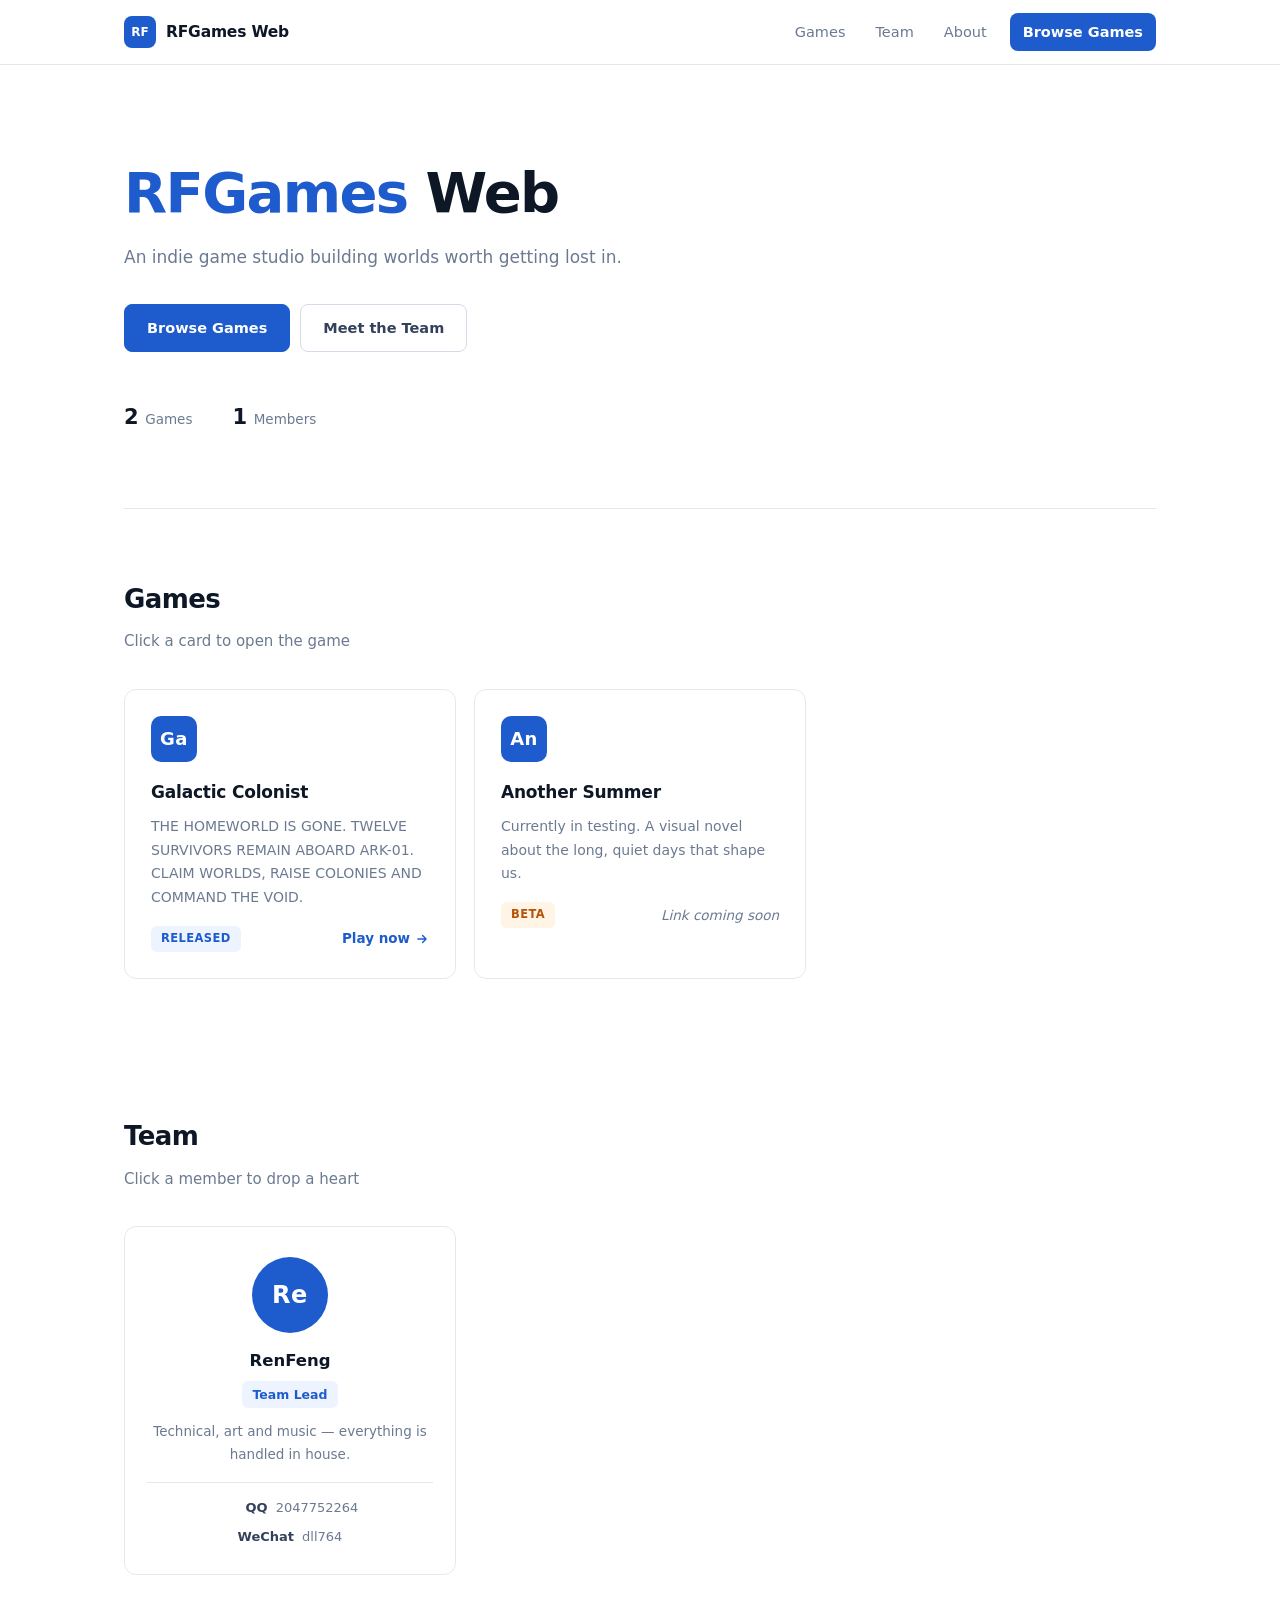
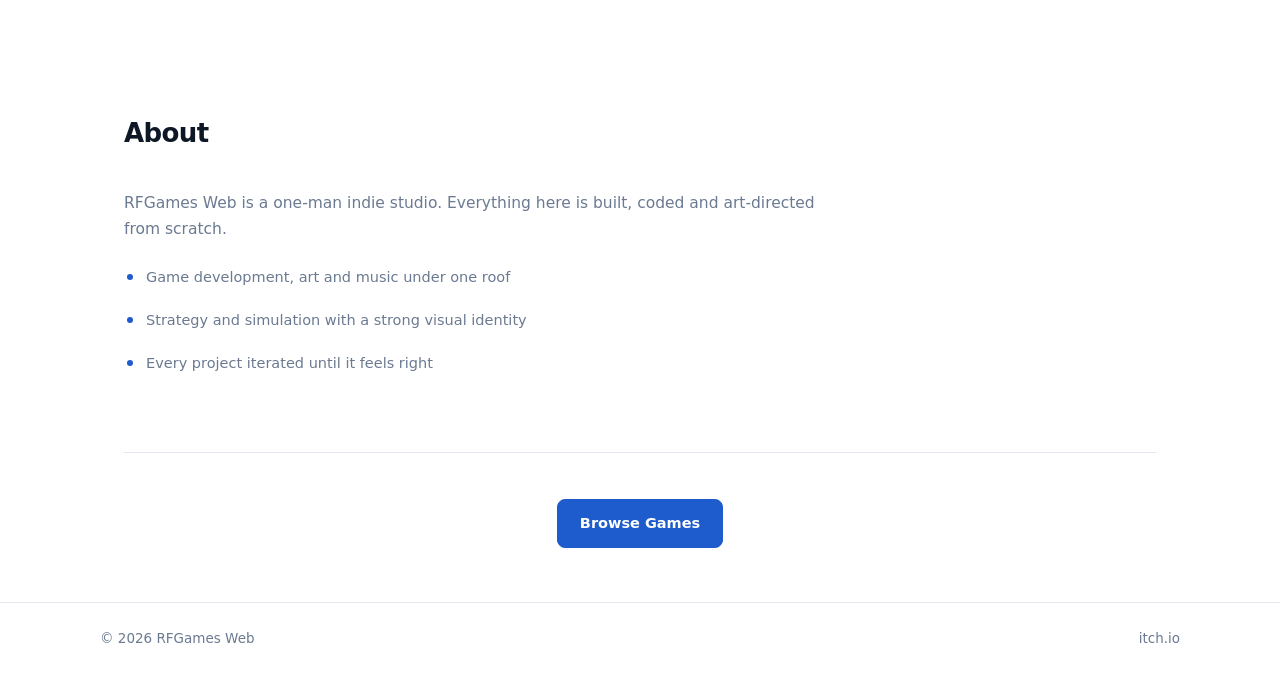
<file: index.html>
<!DOCTYPE html>
<html lang="en">
<head>
<meta charset="UTF-8">
<meta name="viewport" content="width=device-width, initial-scale=1.0">
<title>RFGames Web</title>
<meta name="description" content="RFGames Web — an indie game studio showcase.">
<link rel="icon" href="data:image/svg+xml,%3Csvg xmlns='http://www.w3.org/2000/svg' viewBox='0 0 128 128'%3E%3Crect width='128' height='128' rx='26' fill='%231E5BCC'/%3E%3Ctext x='64' y='66' fill='%23fff' font-family='Segoe UI,Arial,sans-serif' font-size='50' font-weight='700' text-anchor='middle' dominant-baseline='central'%3ERF%3C/text%3E%3C/svg%3E">
<style>
:root {
  --bg: #ffffff;
  --bg-2: #f6f8fb;
  --surface: #ffffff;
  --line: #e3e8f0;
  --line-2: #d3dbe6;
  --ink: #0d1726;
  --ink-2: #33415c;
  --muted: #6b7a91;
  --blue: #1e5bcc;
  --blue-2: #1750b5;
  --blue-soft: #eef4ff;
  --blue-line: #c9dcff;
  --radius: 12px;
  --maxw: 1080px;
  --ease: cubic-bezier(0.22, 1, 0.36, 1);
}

* {
  margin: 0;
  padding: 0;
  box-sizing: border-box;
}

html {
  scroll-behavior: smooth;
}

body {
  font-family: 'Segoe UI', system-ui, -apple-system, sans-serif;
  background: var(--bg);
  color: var(--ink);
  min-height: 100vh;
  line-height: 1.7;
  -webkit-font-smoothing: antialiased;
}

a {
  color: inherit;
  text-decoration: none;
}

.wrap {
  width: 100%;
  max-width: var(--maxw);
  margin: 0 auto;
  padding: 0 24px;
}

.nav {
  position: sticky;
  top: 0;
  z-index: 60;
  background: rgba(255, 255, 255, 0.92);
  backdrop-filter: blur(12px);
  border-bottom: 1px solid var(--line);
  transition: box-shadow 0.4s var(--ease), background 0.4s var(--ease);
}

.nav.stuck {
  box-shadow: 0 6px 24px rgba(13, 23, 38, 0.06);
  background: rgba(255, 255, 255, 0.97);
}

.nav-in {
  display: flex;
  align-items: center;
  justify-content: space-between;
  height: 64px;
}

.brand {
  display: flex;
  align-items: center;
  gap: 10px;
  font-weight: 700;
}

.brand-mark {
  width: 32px;
  height: 32px;
  border-radius: 8px;
  background: var(--blue);
  display: grid;
  place-items: center;
  font-size: 12px;
  font-weight: 700;
  color: #fff;
  flex-shrink: 0;
}

.brand-name {
  font-size: 15.5px;
  letter-spacing: -0.2px;
}

.nav-links {
  display: flex;
  gap: 4px;
  align-items: center;
}

.nav-links a {
  position: relative;
  padding: 7px 13px;
  border-radius: 8px;
  font-size: 14.5px;
  color: var(--muted);
  transition: color 0.25s var(--ease), background 0.25s var(--ease);
}

.nav-links a::after {
  content: '';
  position: absolute;
  left: 13px;
  right: 13px;
  bottom: 2px;
  height: 1.5px;
  background: var(--blue);
  border-radius: 2px;
  transform: scaleX(0);
  transform-origin: left;
  transition: transform 0.32s var(--ease);
}

.nav-links a:hover {
  color: var(--ink);
  background: var(--bg-2);
}

.nav-links a:hover::after {
  transform: scaleX(1);
}

.nav-cta {
  margin-left: 6px;
  padding: 8px 16px;
  border-radius: 8px;
  background: var(--blue);
  color: #fff !important;
  font-weight: 600;
  font-size: 14px;
}

.nav-cta:hover {
  background: var(--blue-2);
}

.burger {
  display: none;
  width: 38px;
  height: 38px;
  border-radius: 8px;
  border: 1px solid var(--line);
  background: var(--surface);
  color: var(--ink);
  cursor: pointer;
  font-size: 16px;
  transition: background 0.25s var(--ease), color 0.25s var(--ease), border-color 0.25s var(--ease), transform 0.3s var(--ease);
}

.burger:hover {
  border-color: var(--blue-line);
  background: var(--blue-soft);
  color: var(--blue);
}

.burger:active {
  transform: scale(0.94);
}

.burger.x {
  background: var(--blue);
  border-color: var(--blue);
  color: #fff;
}

.scroll-bar {
  position: fixed;
  top: 0;
  left: 0;
  height: 2px;
  width: 0;
  background: var(--blue);
  z-index: 90;
  transition: width 0.1s linear;
}

.hero {
  padding: 96px 0 72px;
  border-bottom: 1px solid var(--line);
}

.hero h1 {
  font-size: clamp(34px, 6.4vw, 56px);
  line-height: 1.14;
  font-weight: 700;
  letter-spacing: -1.6px;
  margin-bottom: 18px;
}

.hero h1 span {
  color: var(--blue);
}

.hero p {
  font-size: 17px;
  color: var(--muted);
  max-width: 500px;
  margin-bottom: 32px;
}

.hero-act {
  display: flex;
  gap: 10px;
  flex-wrap: wrap;
}

.btn {
  display: inline-flex;
  align-items: center;
  gap: 7px;
  padding: 11px 22px;
  border-radius: 8px;
  border: 1px solid var(--line-2);
  background: var(--surface);
  color: var(--ink-2);
  font-size: 14.5px;
  font-weight: 600;
  cursor: pointer;
  transition: transform 0.28s var(--ease), background 0.28s var(--ease), border-color 0.28s var(--ease), color 0.28s var(--ease);
  font-family: inherit;
}

.btn:hover {
  border-color: var(--blue-line);
  background: var(--blue-soft);
  color: var(--blue);
  transform: translateY(-2px);
}

.btn:active {
  transform: translateY(0) scale(0.98);
  transition-duration: 0.1s;
}

.btn-primary {
  background: var(--blue);
  border-color: var(--blue);
  color: #fff;
}

.btn-primary:hover {
  background: var(--blue-2);
  border-color: var(--blue-2);
  color: #fff;
}

.hero-stats {
  display: flex;
  gap: 40px;
  margin-top: 48px;
  flex-wrap: wrap;
}

.hero-stats div {
  display: flex;
  align-items: baseline;
  gap: 7px;
}

.hero-stats b {
  font-size: 21px;
  font-weight: 700;
  letter-spacing: -0.4px;
}

.hero-stats span {
  font-size: 13.5px;
  color: var(--muted);
}

section {
  padding: 68px 0;
}

.sec-head {
  margin-bottom: 34px;
}

.sec-head h2 {
  font-size: 26px;
  font-weight: 700;
  letter-spacing: -0.6px;
  margin-bottom: 8px;
}

.sec-head p {
  color: var(--muted);
  font-size: 15px;
}

.work-grid {
  display: grid;
  grid-template-columns: repeat(auto-fill, minmax(288px, 1fr));
  gap: 18px;
}

.work {
  padding: 26px;
  border-radius: var(--radius);
  border: 1px solid var(--line);
  background: var(--surface);
  display: block;
  transition: transform 0.4s var(--ease), border-color 0.4s var(--ease), background 0.4s var(--ease), box-shadow 0.4s var(--ease);
}

a.work:hover {
  border-color: var(--blue-line);
  background: var(--blue-soft);
  transform: translateY(-4px);
  box-shadow: 0 10px 28px rgba(13, 23, 38, 0.07);
}

.work-icon {
  width: 46px;
  height: 46px;
  border-radius: 10px;
  background: var(--blue);
  display: grid;
  place-items: center;
  font-size: 18px;
  font-weight: 700;
  color: #fff;
  letter-spacing: 0.5px;
  margin-bottom: 16px;
  transition: transform 0.45s var(--ease);
}

a.work:hover .work-icon {
  transform: scale(1.08);
}

.work h3 {
  font-size: 17px;
  font-weight: 650;
  margin-bottom: 8px;
  letter-spacing: -0.2px;
}

.work p {
  font-size: 14px;
  color: var(--muted);
  min-height: 66px;
  margin-bottom: 16px;
}

.work-foot {
  display: flex;
  align-items: center;
  justify-content: space-between;
  gap: 10px;
  flex-wrap: wrap;
}

.tag {
  display: inline-block;
  font-size: 11.5px;
  font-weight: 600;
  letter-spacing: 0.4px;
  text-transform: uppercase;
  padding: 3px 10px;
  border-radius: 6px;
  background: var(--bg-2);
  color: var(--muted);
}

.tag.live {
  background: var(--blue-soft);
  color: var(--blue);
}

.tag.soon {
  background: #fff4e5;
  color: #b45309;
}

.work-go {
  display: inline-flex;
  align-items: center;
  gap: 5px;
  font-size: 13.5px;
  color: var(--blue);
  font-weight: 600;
  transition: gap 0.35s var(--ease);
}

a.work:hover .work-go {
  gap: 10px;
}

.work-go svg {
  width: 14px;
  height: 14px;
  transition: transform 0.35s var(--ease);
}

a.work:hover .work-go svg {
  transform: translateX(2px);
}

.work-soon {
  font-size: 13.5px;
  color: var(--muted);
  font-style: italic;
}

.team-grid {
  display: grid;
  grid-template-columns: repeat(auto-fill, minmax(248px, 1fr));
  gap: 18px;
}

.member {
  padding: 30px 22px 26px;
  border-radius: var(--radius);
  border: 1px solid var(--line);
  background: var(--surface);
  text-align: center;
  cursor: pointer;
  user-select: none;
  transition: transform 0.4s var(--ease), border-color 0.4s var(--ease), background 0.4s var(--ease), box-shadow 0.4s var(--ease);
}

.member:hover {
  border-color: var(--blue-line);
  background: var(--blue-soft);
  transform: translateY(-4px);
  box-shadow: 0 10px 28px rgba(13, 23, 38, 0.07);
}

.avatar {
  width: 76px;
  height: 76px;
  border-radius: 50%;
  margin: 0 auto 14px;
  background: var(--blue);
  display: grid;
  place-items: center;
  font-size: 24px;
  font-weight: 700;
  color: #fff;
  letter-spacing: 0.5px;
  transition: transform 0.45s var(--ease);
}

.member:hover .avatar {
  transform: scale(1.07);
}

.member h3 {
  font-size: 16.5px;
  font-weight: 650;
  margin-bottom: 5px;
}

.member .role {
  display: inline-block;
  font-style: normal;
  font-size: 12.5px;
  padding: 3px 11px;
  border-radius: 6px;
  background: var(--blue-soft);
  color: var(--blue);
  margin-bottom: 12px;
  font-weight: 600;
}

.member p {
  font-size: 13.5px;
  color: var(--muted);
}

.contact-list {
  margin-top: 16px;
  padding-top: 14px;
  border-top: 1px solid var(--line);
  display: flex;
  flex-direction: column;
  gap: 7px;
}

.contact-list div {
  display: flex;
  align-items: center;
  justify-content: center;
  gap: 8px;
  font-size: 13px;
  color: var(--muted);
}

.contact-list b {
  font-weight: 600;
  color: var(--ink-2);
  min-width: 46px;
  text-align: right;
}

.heart {
  position: fixed;
  pointer-events: none;
  font-size: 18px;
  z-index: 999;
  animation: fly 1.25s cubic-bezier(0.22, 0.75, 0.3, 1) forwards;
  will-change: transform, opacity;
}

@keyframes fly {
  0% {
    opacity: 0;
    transform: translate(0, 0) scale(0.3);
  }

  14% {
    opacity: 1;
    transform: translate(0, -18px) scale(1.08);
  }

  60% {
    opacity: 0.9;
  }

  100% {
    opacity: 0;
    transform: translate(var(--dx), -170px) scale(0.55);
  }
}

.about-box {
  max-width: 720px;
}

.about-box p {
  color: var(--muted);
  font-size: 15.5px;
  margin-bottom: 14px;
}

.about-box ul {
  list-style: none;
  margin-top: 6px;
}

.about-box li {
  padding: 9px 0 9px 22px;
  position: relative;
  color: var(--muted);
  font-size: 14.5px;
}

.about-box li::before {
  content: '';
  position: absolute;
  left: 3px;
  top: 18px;
  width: 6px;
  height: 6px;
  border-radius: 50%;
  background: var(--blue);
}

.cta {
  padding: 46px 0 54px;
  border-top: 1px solid var(--line);
  display: flex;
  justify-content: center;
}

footer {
  border-top: 1px solid var(--line);
}

.foot {
  display: flex;
  align-items: center;
  justify-content: space-between;
  gap: 14px;
  flex-wrap: wrap;
  padding: 24px 0;
  font-size: 13.5px;
  color: var(--muted);
}

.foot-links {
  display: flex;
  gap: 18px;
  flex-wrap: wrap;
}

.foot-links a {
  transition: color 0.25s var(--ease);
}

.foot-links a:hover {
  color: var(--blue);
}

.top-btn {
  position: fixed;
  right: 26px;
  bottom: 26px;
  width: 42px;
  height: 42px;
  border-radius: 50%;
  border: 1px solid var(--line);
  background: var(--surface);
  color: var(--ink-2);
  display: grid;
  place-items: center;
  cursor: pointer;
  opacity: 0;
  visibility: hidden;
  transform: translateY(12px);
  transition: opacity 0.35s var(--ease), transform 0.35s var(--ease), visibility 0.35s, background 0.25s var(--ease), color 0.25s var(--ease), border-color 0.25s var(--ease);
  box-shadow: 0 6px 20px rgba(13, 23, 38, 0.1);
  z-index: 80;
}

.top-btn.show {
  opacity: 1;
  visibility: visible;
  transform: none;
}

.top-btn:hover {
  background: var(--blue);
  color: #fff;
  border-color: var(--blue);
  transform: translateY(-2px);
}

.top-btn:active {
  transform: scale(0.94);
}

.top-btn svg {
  width: 17px;
  height: 17px;
}

.reveal {
  opacity: 0;
  transform: translateY(16px);
  transition: opacity 0.75s var(--ease), transform 0.75s var(--ease);
  will-change: opacity, transform;
}

.reveal.in {
  opacity: 1;
  transform: none;
}

::-webkit-scrollbar {
  width: 10px;
}

::-webkit-scrollbar-track {
  background: var(--bg-2);
}

::-webkit-scrollbar-thumb {
  background: #c3cddc;
  border-radius: 5px;
  border: 2px solid var(--bg);
}

::-webkit-scrollbar-thumb:hover {
  background: var(--blue);
}

::selection {
  background: var(--blue);
  color: #fff;
}

@media (max-width: 820px) {
  .nav-links {
    position: fixed;
    inset: 64px 0 auto;
    flex-direction: column;
    align-items: stretch;
    gap: 2px;
    padding: 0 20px;
    background: var(--surface);
    border-bottom: 1px solid transparent;
    overflow: hidden;
    max-height: 0;
    opacity: 0;
    transition: max-height 0.42s var(--ease), opacity 0.3s var(--ease), padding 0.42s var(--ease), border-color 0.3s;
  }

  .nav-links.show {
    max-height: 380px;
    opacity: 1;
    padding: 14px 20px 22px;
    border-bottom-color: var(--line);
  }

  .nav-links a {
    opacity: 0;
    transform: translateX(-8px);
    transition: opacity 0.3s var(--ease), transform 0.3s var(--ease), background 0.25s var(--ease), color 0.25s var(--ease);
  }

  .nav-links.show a {
    opacity: 1;
    transform: none;
  }

  .nav-links.show a:nth-child(1) {
    transition-delay: 0.06s;
  }

  .nav-links.show a:nth-child(2) {
    transition-delay: 0.11s;
  }

  .nav-links.show a:nth-child(3) {
    transition-delay: 0.16s;
  }

  .nav-links.show a:nth-child(4) {
    transition-delay: 0.21s;
  }

  .nav-links a::after {
    display: none;
  }

  .nav-cta {
    margin-left: 0;
    text-align: center;
  }

  .burger {
    display: grid;
    place-items: center;
  }

  .hero {
    padding: 58px 0 46px;
  }

  .hero-stats {
    gap: 22px;
    margin-top: 34px;
  }

  section {
    padding: 48px 0;
  }

  .top-btn {
    right: 16px;
    bottom: 16px;
  }
}

@media (prefers-reduced-motion: reduce) {

  *,
  *::before,
  *::after {
    animation-duration: 0.01ms !important;
    animation-iteration-count: 1 !important;
    transition-duration: 0.01ms !important;
    scroll-behavior: auto !important;
  }

  .reveal {
    opacity: 1;
    transform: none;
  }
}
</style>
</head>
<body>

<div class="scroll-bar" id="sbar"></div>

<header class="nav" id="nav">
  <div class="wrap nav-in">
    <a class="brand" href="#top">
      <div class="brand-mark">RF</div>
      <div class="brand-name">RFGames Web</div>
    </a>
    <nav class="nav-links" id="links">
      <a href="#works">Games</a>
      <a href="#team">Team</a>
      <a href="#about">About</a>
      <a class="nav-cta" href="#works">Browse Games</a>
    </nav>
    <button class="burger" id="burger" aria-label="Menu">☰</button>
  </div>
</header>

<div class="wrap" id="top">

  <section class="hero">
    <h1><span>RFGames</span> Web</h1>
    <p>An indie game studio building worlds worth getting lost in.</p>
    <div class="hero-act">
      <a class="btn btn-primary" href="#works">Browse Games</a>
      <a class="btn" href="#team">Meet the Team</a>
    </div>
    <div class="hero-stats">
      <div><b data-stat="works">0</b><span>Games</span></div>
      <div><b data-stat="team">0</b><span>Members</span></div>
    </div>
  </section>

  <section id="works">
    <div class="sec-head">
      <h2>Games</h2>
      <p>Click a card to open the game</p>
    </div>
    <div class="work-grid" id="workGrid"></div>
  </section>

  <section id="team">
    <div class="sec-head">
      <h2>Team</h2>
      <p>Click a member to drop a heart</p>
    </div>
    <div class="team-grid" id="teamGrid"></div>
  </section>

  <section id="about">
    <div class="sec-head">
      <h2>About</h2>
    </div>
    <div class="about-box">
      <p>RFGames Web is a one-man indie studio. Everything here is built, coded and art-directed from scratch.</p>
      <ul>
        <li>Game development, art and music under one roof</li>
        <li>Strategy and simulation with a strong visual identity</li>
        <li>Every project iterated until it feels right</li>
      </ul>
    </div>
  </section>

  <section class="cta">
    <a class="btn btn-primary" href="#works">Browse Games</a>
  </section>
</div>

<footer>
  <div class="wrap foot">
    <span>© 2026 RFGames Web</span>
    <div class="foot-links">
      <a href="https://yudxx.itch.io/galactic" target="_blank" rel="noopener">itch.io</a>
    </div>
  </div>
</footer>

<button class="top-btn" id="topBtn" aria-label="Back to top">
  <svg viewBox="0 0 24 24" fill="none" stroke="currentColor" stroke-width="2.2" stroke-linecap="round" stroke-linejoin="round"><path d="M12 19V5M5 12l7-7 7 7"/></svg>
</button>

<script>
const GAMES = [
  {
    title: 'Galactic Colonist',
    desc: 'THE HOMEWORLD IS GONE. TWELVE SURVIVORS REMAIN ABOARD ARK-01. CLAIM WORLDS, RAISE COLONIES AND COMMAND THE VOID.',
    link: 'https://yudxx.itch.io/galactic',
    tag: 'Released',
    tagClass: 'live'
  },
  {
    title: 'Another Summer',
    desc: 'Currently in testing. A visual novel about the long, quiet days that shape us.',
    link: '',
    tag: 'Beta',
    tagClass: 'soon'
  }
];

const TEAM = [
  {
    name: 'RenFeng',
    role: 'Team Lead',
    desc: 'Technical, art and music — everything is handled in house.',
    contacts: [
      { label: 'QQ', value: '2047752264' },
      { label: 'WeChat', value: 'dll764' }
    ]
  }
];

const esc = s => String(s == null ? '' : s).replace(/[&<>"']/g, c => ({
  '&': '&amp;', '<': '&lt;', '>': '&gt;', '"': '&quot;', "'": '&#39;'
}[c]));

const initials = t => String(t || '').trim().slice(0, 2);

function renderGames() {
  document.getElementById('workGrid').innerHTML = GAMES.map(g => {
    const arrow = '<svg viewBox="0 0 24 24" fill="none" stroke="currentColor" stroke-width="2.4" stroke-linecap="round" stroke-linejoin="round"><path d="M5 12h14M13 6l6 6-6 6"/></svg>';
    const foot = g.link
      ? '<span class="work-go">Play now' + arrow + '</span>'
      : '<span class="work-soon">Link coming soon</span>';
    const inner =
      '<div class="work-icon">' + esc(initials(g.title)) + '</div>' +
      '<h3>' + esc(g.title) + '</h3>' +
      '<p>' + esc(g.desc) + '</p>' +
      '<div class="work-foot"><span class="tag ' + g.tagClass + '">' + esc(g.tag) + '</span>' + foot + '</div>';
    return g.link
      ? '<a class="work reveal" href="' + esc(g.link) + '" target="_blank" rel="noopener">' + inner + '</a>'
      : '<div class="work reveal">' + inner + '</div>';
  }).join('');
}

function renderTeam() {
  document.getElementById('teamGrid').innerHTML = TEAM.map(m => {
    const rows = m.contacts.map(c => (
      '<div><b>' + esc(c.label) + '</b><span>' + esc(c.value) + '</span></div>'
    )).join('');
    return (
      '<div class="member reveal" data-heart>' +
      '<div class="avatar">' + esc(initials(m.name)) + '</div>' +
      '<h3>' + esc(m.name) + '</h3>' +
      '<em class="role">' + esc(m.role) + '</em>' +
      '<p>' + esc(m.desc) + '</p>' +
      '<div class="contact-list">' + rows + '</div>' +
      '</div>'
    );
  }).join('');
}

function hearts(el) {
  if (window.matchMedia('(prefers-reduced-motion: reduce)').matches) return;
  const r = el.getBoundingClientRect();
  const cx = r.left + r.width / 2;
  const cy = r.top + r.height / 2;
  const glyphs = ['♥', '❤'];
  for (let i = 0; i < 9; i++) {
    const s = document.createElement('span');
    s.className = 'heart';
    s.textContent = glyphs[Math.floor(Math.random() * glyphs.length)];
    s.style.left = cx + (Math.random() - 0.5) * r.width * 0.7 + 'px';
    s.style.top = cy + (Math.random() - 0.5) * 34 + 'px';
    s.style.setProperty('--dx', (Math.random() - 0.5) * 150 + 'px');
    s.style.fontSize = 15 + Math.random() * 14 + 'px';
    s.style.animationDelay = Math.random() * 0.14 + 's';
    s.style.color = ['#f472b6', '#fb7185', '#ec4899'][Math.floor(Math.random() * 3)];
    document.body.appendChild(s);
    setTimeout(() => s.remove(), 1500);
  }
}

function reveal() {
  if (window.matchMedia('(prefers-reduced-motion: reduce)').matches) {
    document.querySelectorAll('.reveal:not(.in)').forEach(el => el.classList.add('in'));
    return;
  }
  const io = new IntersectionObserver(entries => {
    entries.forEach(e => {
      if (e.isIntersecting) {
        e.target.classList.add('in');
        io.unobserve(e.target);
      }
    });
  }, { threshold: 0.06, rootMargin: '0px 0px -32px' });
  document.querySelectorAll('.reveal:not(.in)').forEach((el, i) => {
    el.style.transitionDelay = Math.min(i * 60, 360) + 'ms';
    io.observe(el);
  });
}

function countUp() {
  if (window.matchMedia('(prefers-reduced-motion: reduce)').matches) return;
  const io = new IntersectionObserver(entries => {
    entries.forEach(e => {
      if (!e.isIntersecting) return;
      const el = e.target;
      io.unobserve(el);
      const end = parseInt(el.textContent, 10) || 0;
      if (end <= 0) return;
      const dur = 900;
      const t0 = performance.now();
      const step = now => {
        const p = Math.min((now - t0) / dur, 1);
        el.textContent = Math.round(end * (1 - Math.pow(1 - p, 3)));
        if (p < 1) requestAnimationFrame(step);
      };
      requestAnimationFrame(step);
    });
  }, { threshold: 0.4 });
  document.querySelectorAll('[data-stat]').forEach(n => io.observe(n));
}

function scrollFx() {
  const nav = document.getElementById('nav');
  const bar = document.getElementById('sbar');
  const top = document.getElementById('topBtn');
  const run = () => {
    const y = window.scrollY;
    const h = document.documentElement.scrollHeight - window.innerHeight;
    bar.style.width = (h > 0 ? Math.min(Math.max(y, 0) / h, 1) * 100 : 0).toFixed(2) + '%';
    nav.classList.toggle('stuck', y > 8);
    top.classList.toggle('show', y > 420);
  };
  let ticking = false;
  window.addEventListener('scroll', () => {
    if (ticking) return;
    ticking = true;
    requestAnimationFrame(() => {
      run();
      ticking = false;
    });
  }, { passive: true });
  window.addEventListener('resize', run, { passive: true });
  top.addEventListener('click', () => window.scrollTo({ top: 0, behavior: 'smooth' }));
  run();
}

function init() {
  document.querySelector('[data-stat="works"]').textContent = GAMES.length;
  document.querySelector('[data-stat="team"]').textContent = TEAM.length;

  renderGames();
  renderTeam();

  document.querySelectorAll('[data-heart]').forEach(el => {
    el.addEventListener('click', () => hearts(el));
  });

  const burger = document.getElementById('burger');
  const links = document.getElementById('links');
  burger.addEventListener('click', () => {
    const open = links.classList.toggle('show');
    burger.classList.toggle('x', open);
    burger.textContent = open ? '✕' : '☰';
  });
  links.querySelectorAll('a').forEach(a => {
    a.addEventListener('click', () => {
      links.classList.remove('show');
      burger.classList.remove('x');
      burger.textContent = '☰';
    });
  });

  scrollFx();
  reveal();
  countUp();
}

document.addEventListener('DOMContentLoaded', init);
</script>
</body>
</html>
</file>
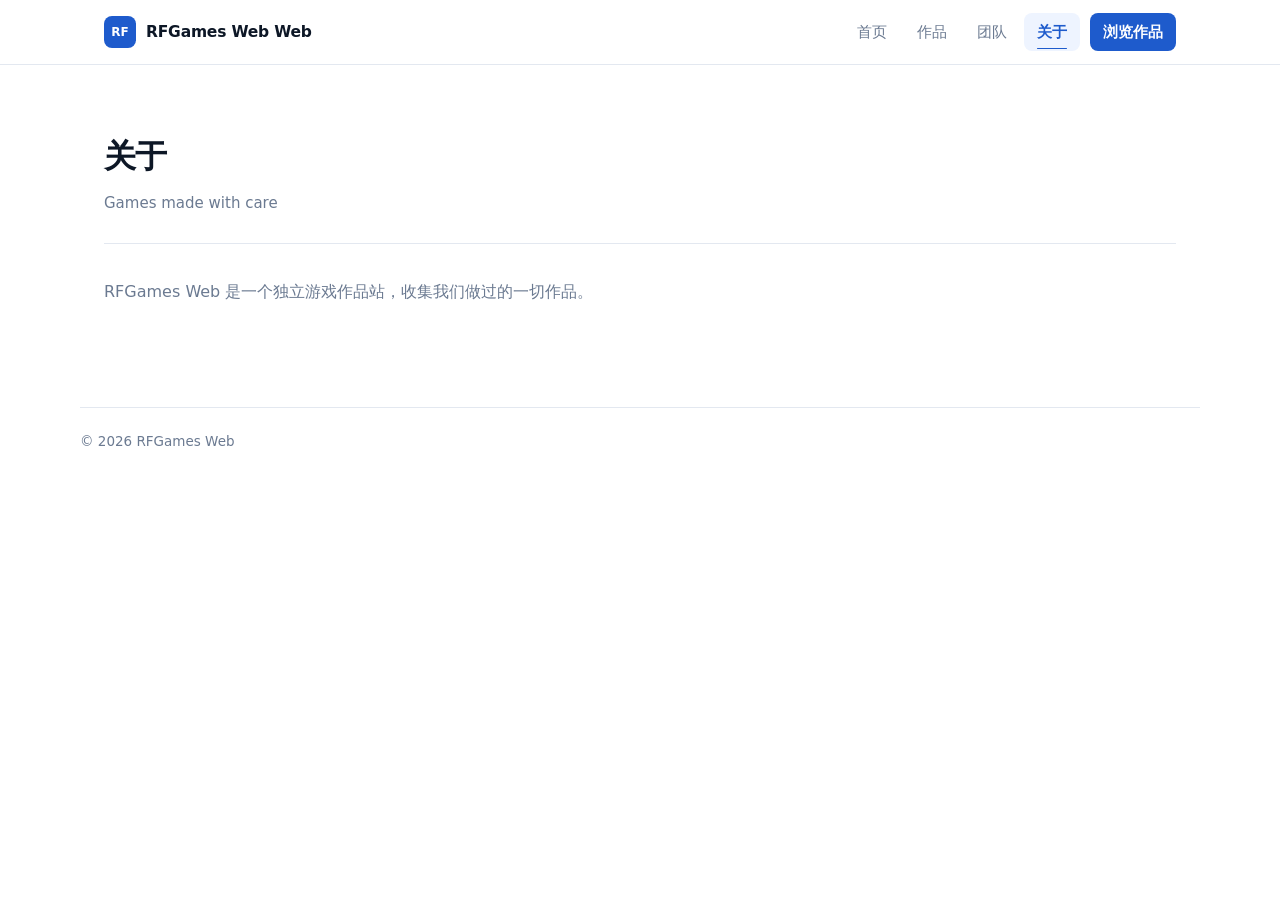
<file: about.html>
<!DOCTYPE html>
<html lang="zh-CN">
<head>
<meta charset="UTF-8">
<meta name="viewport" content="width=device-width, initial-scale=1.0">
<title>关于 · RFGames Web</title>
<link rel="icon" href="assets/img/rf.svg" type="image/svg+xml">
<link rel="stylesheet" href="assets/css/style.css">
</head>
<body>

<header class="nav">
  <div class="wrap nav-in">
    <a class="brand" href="index.html">
      <div class="brand-mark">RF</div>
      <div class="brand-name"><span data-site-name>RFGames</span> Web</div>
    </a>
    <nav class="nav-links">
      <a href="index.html" data-page="index.html">首页</a>
      <a href="works.html" data-page="works.html">作品</a>
      <a href="team.html" data-page="team.html">团队</a>
      <a href="about.html" data-page="about.html">关于</a>
      <a class="nav-cta" href="works.html">浏览作品</a>
    </nav>
    <button class="burger" aria-label="菜单">☰</button>
  </div>
</header>

<div class="wrap">
  <div class="page-head">
    <h1>关于</h1>
    <p data-tagline>Games made with care</p>
  </div>
  <section style="padding-top:0">
    <div class="sec-head">
      <p data-intro style="font-size:16px;max-width:640px">RFGames Web 是一个独立游戏作品站，收集我们做过的一切作品。</p>
    </div>
  </section>
</div>

<footer>
  <div class="wrap foot">
    <span data-footer>© 2026 RFGames Web</span>
    <div class="foot-links" data-icp></div>
  </div>
</footer>

<script src="assets/js/store.js"></script>
<script src="assets/js/main.js"></script>
</body>
</html>
</file>
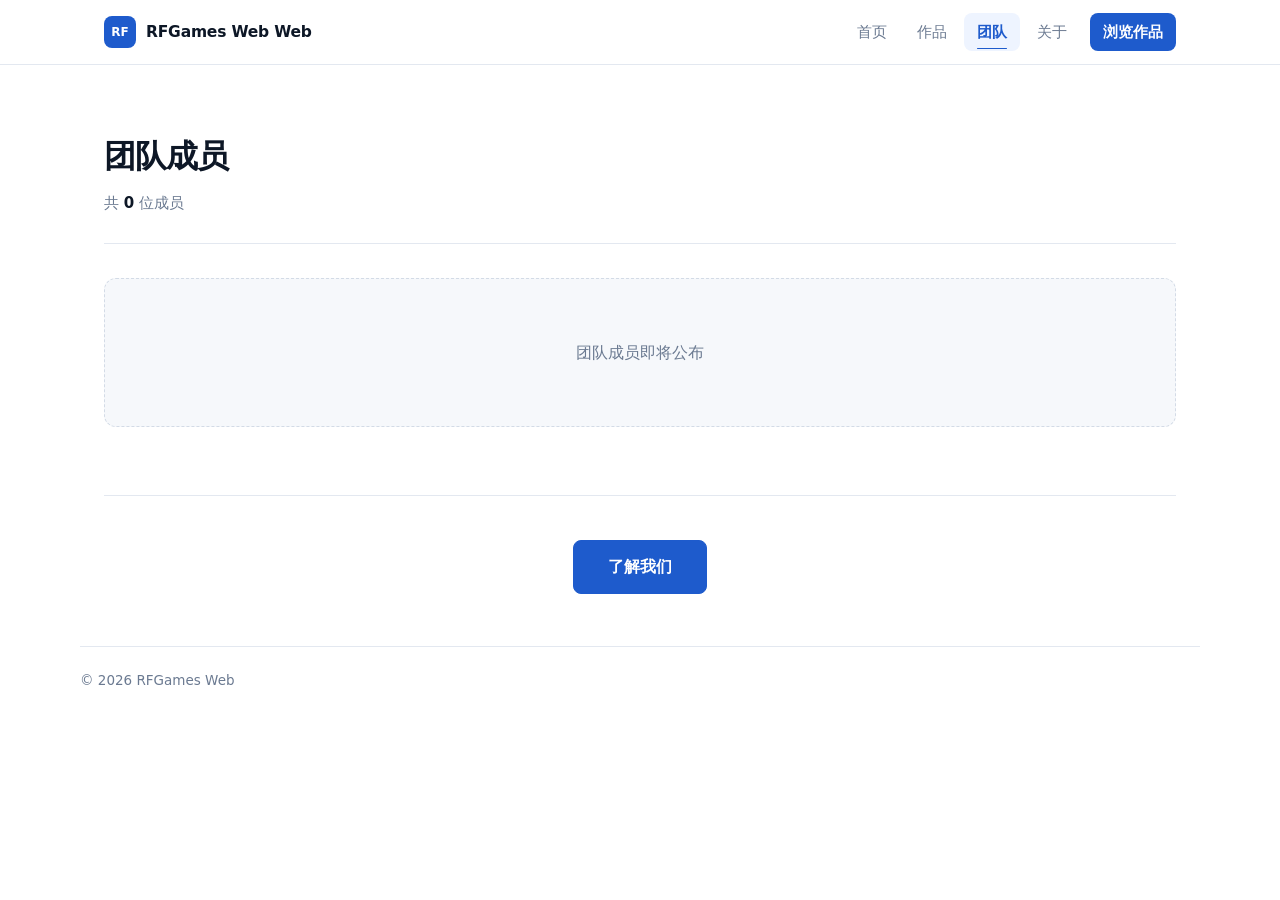
<file: team.html>
<!DOCTYPE html>
<html lang="zh-CN">
<head>
<meta charset="UTF-8">
<meta name="viewport" content="width=device-width, initial-scale=1.0">
<title>团队 · RFGames Web</title>
<link rel="icon" href="assets/img/rf.svg" type="image/svg+xml">
<link rel="stylesheet" href="assets/css/style.css">
</head>
<body>

<header class="nav">
  <div class="wrap nav-in">
    <a class="brand" href="index.html">
      <div class="brand-mark">RF</div>
      <div class="brand-name"><span data-site-name>RFGames</span> Web</div>
    </a>
    <nav class="nav-links">
      <a href="index.html" data-page="index.html">首页</a>
      <a href="works.html" data-page="works.html">作品</a>
      <a href="team.html" data-page="team.html">团队</a>
      <a href="about.html" data-page="about.html">关于</a>
      <a class="nav-cta" href="works.html">浏览作品</a>
    </nav>
    <button class="burger" aria-label="菜单">☰</button>
  </div>
</header>

<div class="wrap">
  <div class="page-head">
    <h1>团队成员</h1>
    <p>共 <b id="count">0</b> 位成员</p>
  </div>
  <section style="padding-top:0">
    <div class="team-grid" id="list"></div>
  </section>
  <section class="cta">
    <a class="btn btn-primary" href="about.html">了解我们</a>
  </section>
</div>

<footer>
  <div class="wrap foot">
    <span data-footer>© 2026 RFGames Web</span>
    <div class="foot-links" data-icp></div>
  </div>
</footer>

<script src="assets/js/store.js"></script>
<script src="assets/js/main.js"></script>
<script>
document.addEventListener('DOMContentLoaded', () => {
  document.getElementById('count').textContent = Store.team().length;
  RF.renderTeam('list');
});
</script>
</body>
</html>
</file>
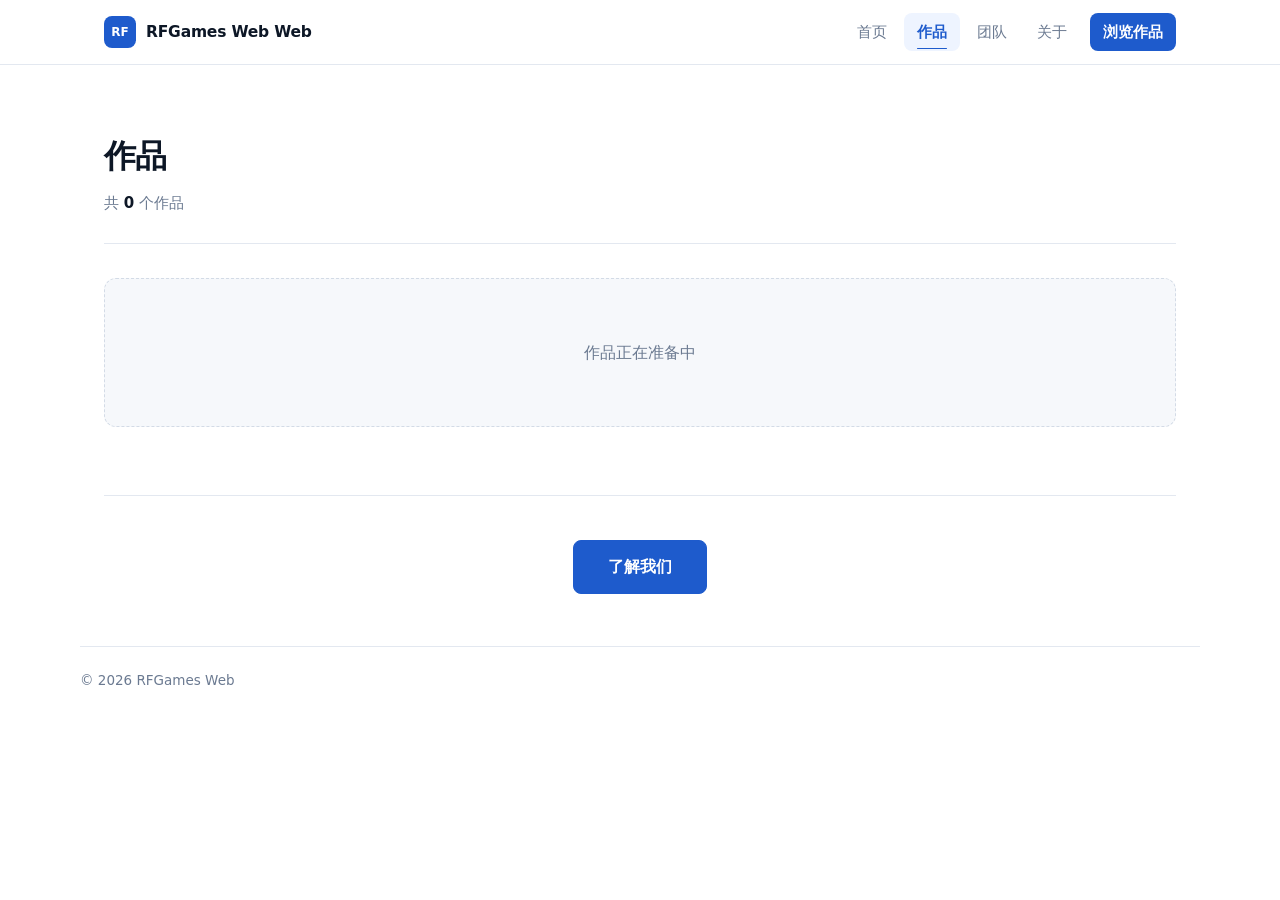
<file: works.html>
<!DOCTYPE html>
<html lang="zh-CN">
<head>
<meta charset="UTF-8">
<meta name="viewport" content="width=device-width, initial-scale=1.0">
<title>作品 · RFGames Web</title>
<link rel="icon" href="assets/img/rf.svg" type="image/svg+xml">
<link rel="stylesheet" href="assets/css/style.css">
</head>
<body>

<header class="nav">
  <div class="wrap nav-in">
    <a class="brand" href="index.html">
      <div class="brand-mark">RF</div>
      <div class="brand-name"><span data-site-name>RFGames</span> Web</div>
    </a>
    <nav class="nav-links">
      <a href="index.html" data-page="index.html">首页</a>
      <a href="works.html" data-page="works.html">作品</a>
      <a href="team.html" data-page="team.html">团队</a>
      <a href="about.html" data-page="about.html">关于</a>
      <a class="nav-cta" href="works.html">浏览作品</a>
    </nav>
    <button class="burger" aria-label="菜单">☰</button>
  </div>
</header>

<div class="wrap">
  <div class="page-head">
    <h1>作品</h1>
    <p>共 <b id="count">0</b> 个作品</p>
  </div>
  <section style="padding-top:0">
    <div class="work-grid" id="list"></div>
  </section>
  <section class="cta">
    <a class="btn btn-primary" href="about.html">了解我们</a>
  </section>
</div>

<footer>
  <div class="wrap foot">
    <span data-footer>© 2026 RFGames Web</span>
    <div class="foot-links" data-icp></div>
  </div>
</footer>

<script src="assets/js/store.js"></script>
<script src="assets/js/main.js"></script>
<script>
document.addEventListener('DOMContentLoaded', () => {
  const works = Store.works();
  document.getElementById('count').textContent = works.length;
  RF.renderWorks('list', works);
});
</script>
</body>
</html>
</file>
<file: assets/css/style.css>
:root {
  --bg: #ffffff;
  --bg-2: #f6f8fb;
  --surface: #ffffff;
  --line: #e3e8f0;
  --line-2: #d3dbe6;
  --ink: #0d1726;
  --ink-2: #33415c;
  --muted: #6b7a91;
  --blue: #1e5bcc;
  --blue-2: #1750b5;
  --blue-soft: #eef4ff;
  --blue-line: #c9dcff;
  --radius: 12px;
  --maxw: 1120px;
  --ease: cubic-bezier(0.22, 1, 0.36, 1);
  --ease-io: cubic-bezier(0.65, 0, 0.35, 1);
}

* {
  margin: 0;
  padding: 0;
  box-sizing: border-box;
}

html {
  scroll-behavior: smooth;
}

body {
  font-family: 'Segoe UI', 'PingFang SC', 'Microsoft YaHei', system-ui, sans-serif;
  background: var(--bg);
  color: var(--ink);
  min-height: 100vh;
  line-height: 1.7;
  -webkit-font-smoothing: antialiased;
}

a {
  color: inherit;
  text-decoration: none;
}

img {
  max-width: 100%;
  display: block;
}

.wrap {
  width: 100%;
  max-width: var(--maxw);
  margin: 0 auto;
  padding: 0 24px;
}

.nav {
  position: sticky;
  top: 0;
  z-index: 60;
  background: rgba(255, 255, 255, 0.92);
  backdrop-filter: blur(12px);
  border-bottom: 1px solid var(--line);
  transition: box-shadow 0.4s var(--ease), background 0.4s var(--ease);
}

.nav.stuck {
  box-shadow: 0 6px 24px rgba(13, 23, 38, 0.06);
  background: rgba(255, 255, 255, 0.97);
}

.scroll-bar {
  position: fixed;
  top: 0;
  left: 0;
  height: 2px;
  width: 0;
  background: var(--blue);
  z-index: 90;
  transition: width 0.1s linear;
}

.nav-in {
  display: flex;
  align-items: center;
  justify-content: space-between;
  height: 64px;
}

.brand {
  display: flex;
  align-items: center;
  gap: 10px;
  font-weight: 700;
}

.brand-mark {
  width: 32px;
  height: 32px;
  border-radius: 8px;
  background: var(--blue);
  display: grid;
  place-items: center;
  font-size: 12px;
  font-weight: 700;
  color: #fff;
  flex-shrink: 0;
}

.brand-name {
  font-size: 15.5px;
  letter-spacing: -0.2px;
}

.nav-links {
  display: flex;
  gap: 4px;
  align-items: center;
}

.nav-links a {
  padding: 7px 13px;
  border-radius: 8px;
  font-size: 14.5px;
  color: var(--muted);
  transition: color 0.25s var(--ease), background 0.25s var(--ease);
}

.nav-links a::after {
  content: '';
  position: absolute;
  left: 13px;
  right: 13px;
  bottom: 2px;
  height: 1.5px;
  background: var(--blue);
  border-radius: 2px;
  transform: scaleX(0);
  transform-origin: left;
  transition: transform 0.32s var(--ease);
}

.nav-links a {
  position: relative;
}

.nav-links a:hover {
  color: var(--ink);
  background: var(--bg-2);
}

.nav-links a:hover::after,
.nav-links a.on::after {
  transform: scaleX(1);
}

.nav-links a.on {
  color: var(--blue);
  background: var(--blue-soft);
  font-weight: 600;
}

.nav-cta {
  padding: 8px 16px;
  border-radius: 8px;
  background: var(--blue);
  color: #fff !important;
  font-weight: 600;
  font-size: 14px;
  margin-left: 6px;
}

.nav-cta:hover {
  background: var(--blue-2);
}

.burger {
  display: none;
  width: 38px;
  height: 38px;
  border-radius: 8px;
  border: 1px solid var(--line);
  background: var(--surface);
  color: var(--ink);
  cursor: pointer;
  font-size: 16px;
  transition: background 0.25s var(--ease), color 0.25s var(--ease), border-color 0.25s var(--ease), transform 0.3s var(--ease);
}

.burger:hover {
  border-color: var(--blue-line);
  background: var(--blue-soft);
  color: var(--blue);
}

.burger.x {
  background: var(--blue);
  border-color: var(--blue);
  color: #fff;
}

.burger:active {
  transform: scale(0.94);
}

.hero {
  padding: 92px 0 68px;
  border-bottom: 1px solid var(--line);
}

.hero h1 {
  font-size: clamp(34px, 6.4vw, 58px);
  line-height: 1.14;
  font-weight: 700;
  letter-spacing: -1.6px;
  margin-bottom: 18px;
}

.hero h1 span {
  color: var(--blue);
}

.hero p {
  font-size: 17px;
  color: var(--muted);
  max-width: 520px;
  margin-bottom: 30px;
}

.hero-act {
  display: flex;
  gap: 10px;
  flex-wrap: wrap;
}

.btn {
  display: inline-flex;
  align-items: center;
  gap: 7px;
  padding: 11px 22px;
  border-radius: 8px;
  border: 1px solid var(--line-2);
  background: var(--surface);
  color: var(--ink-2);
  font-size: 14.5px;
  font-weight: 600;
  cursor: pointer;
  transition: transform 0.28s var(--ease), background 0.28s var(--ease), border-color 0.28s var(--ease), color 0.28s var(--ease), box-shadow 0.28s var(--ease);
  font-family: inherit;
}

.btn:hover {
  border-color: var(--blue-line);
  background: var(--blue-soft);
  color: var(--blue);
  transform: translateY(-2px);
}

.btn:active {
  transform: translateY(0) scale(0.98);
  transition-duration: 0.1s;
}

.btn-primary {
  background: var(--blue);
  border-color: var(--blue);
  color: #fff;
}

.btn-primary:hover {
  background: var(--blue-2);
  border-color: var(--blue-2);
  color: #fff;
}

.hero-stats {
  display: flex;
  gap: 40px;
  margin-top: 46px;
  flex-wrap: wrap;
}

.hero-stats div {
  display: flex;
  align-items: baseline;
  gap: 7px;
}

.hero-stats b {
  font-size: 21px;
  font-weight: 700;
  color: var(--ink);
  letter-spacing: -0.4px;
}

.hero-stats span {
  font-size: 13.5px;
  color: var(--muted);
}

section {
  padding: 68px 0;
}

.sec-head {
  margin-bottom: 34px;
}

.sec-head h2 {
  font-size: 26px;
  font-weight: 700;
  letter-spacing: -0.6px;
  margin-bottom: 8px;
}

.sec-head p {
  color: var(--muted);
  font-size: 15px;
}

.work-grid {
  display: grid;
  grid-template-columns: repeat(auto-fill, minmax(268px, 1fr));
  gap: 18px;
}

.work {
  padding: 24px;
  border-radius: var(--radius);
  border: 1px solid var(--line);
  background: var(--surface);
  transition: transform 0.4s var(--ease), border-color 0.4s var(--ease), background 0.4s var(--ease), box-shadow 0.4s var(--ease);
  display: block;
}

.work:hover {
  border-color: var(--blue-line);
  background: var(--blue-soft);
  transform: translateY(-4px);
  box-shadow: 0 10px 28px rgba(13, 23, 38, 0.07);
}

.work-icon {
  width: 46px;
  height: 46px;
  border-radius: 10px;
  background: var(--blue);
  display: grid;
  place-items: center;
  font-size: 19px;
  font-weight: 700;
  color: #fff;
  margin-bottom: 16px;
  overflow: hidden;
  transition: transform 0.45s var(--ease);
}

.work:hover .work-icon {
  transform: scale(1.08);
}

.work-icon img,
.avatar img {
  width: 100%;
  height: 100%;
  object-fit: cover;
  opacity: 0;
  transform: scale(1.04);
  transition: opacity 0.6s var(--ease), transform 0.7s var(--ease);
}

.work-icon img.on,
.avatar img.on {
  opacity: 1;
  transform: none;
}

.work h3 {
  font-size: 17px;
  font-weight: 650;
  margin-bottom: 6px;
  letter-spacing: -0.2px;
}

.work p {
  font-size: 14px;
  color: var(--muted);
  min-height: 42px;
  margin-bottom: 14px;
}

.work-go {
  display: inline-flex;
  align-items: center;
  gap: 5px;
  font-size: 13.5px;
  color: var(--blue);
  font-weight: 600;
  transition: gap 0.35s var(--ease);
}

.work:hover .work-go {
  gap: 10px;
}

.work-go svg {
  width: 14px;
  height: 14px;
  transition: transform 0.35s var(--ease);
}

.work:hover .work-go svg {
  transform: translateX(2px);
}

.team-grid {
  display: grid;
  grid-template-columns: repeat(auto-fill, minmax(232px, 1fr));
  gap: 18px;
}

.member {
  padding: 28px 20px 24px;
  border-radius: var(--radius);
  border: 1px solid var(--line);
  background: var(--surface);
  text-align: center;
  cursor: pointer;
  transition: transform 0.4s var(--ease), border-color 0.4s var(--ease), background 0.4s var(--ease), box-shadow 0.4s var(--ease);
  user-select: none;
}

.member:hover {
  border-color: var(--blue-line);
  background: var(--blue-soft);
  transform: translateY(-4px);
  box-shadow: 0 10px 28px rgba(13, 23, 38, 0.07);
}

.avatar {
  width: 76px;
  height: 76px;
  border-radius: 50%;
  margin: 0 auto 14px;
  background: var(--blue);
  display: grid;
  place-items: center;
  font-size: 26px;
  font-weight: 700;
  color: #fff;
  overflow: hidden;
  transition: transform 0.45s var(--ease);
}

.member:hover .avatar {
  transform: scale(1.07);
}

.member h3 {
  font-size: 16.5px;
  font-weight: 650;
  margin-bottom: 4px;
}

.member .role {
  display: inline-block;
  font-style: normal;
  font-size: 12.5px;
  padding: 3px 11px;
  border-radius: 6px;
  background: var(--blue-soft);
  color: var(--blue);
  margin-bottom: 10px;
  font-weight: 600;
}

.member p {
  font-size: 13.5px;
  color: var(--muted);
  min-height: 38px;
}

.member-contact {
  margin-top: 11px;
  font-size: 12.5px;
  color: var(--muted);
  word-break: break-all;
}

.heart {
  position: fixed;
  pointer-events: none;
  font-size: 18px;
  z-index: 999;
  animation: fly 1.25s cubic-bezier(0.22, 0.75, 0.3, 1) forwards;
  will-change: transform, opacity;
}

@keyframes fly {
  0% {
    opacity: 0;
    transform: translate(0, 0) scale(0.3);
  }

  14% {
    opacity: 1;
    transform: translate(0, -18px) scale(1.08);
  }

  60% {
    opacity: 0.9;
  }

  100% {
    opacity: 0;
    transform: translate(var(--dx), -170px) scale(0.55);
  }
}

.page-head {
  padding: 64px 0 26px;
  border-bottom: 1px solid var(--line);
  margin-bottom: 34px;
}

.page-head h1 {
  font-size: 32px;
  font-weight: 700;
  letter-spacing: -0.9px;
}

.page-head p {
  color: var(--muted);
  margin-top: 8px;
  font-size: 15px;
}

.page-head b {
  color: var(--ink);
  font-weight: 650;
}

.empty-tip {
  padding: 60px 20px;
  text-align: center;
  color: var(--muted);
  border: 1px dashed var(--line-2);
  border-radius: var(--radius);
  background: var(--bg-2);
  animation: rise 0.5s var(--ease);
}

@keyframes rise {
  from {
    opacity: 0;
    transform: translateY(10px);
  }
}

.more {
  margin-top: 28px;
  display: flex;
  justify-content: center;
}

.cta {
  padding: 44px 0 52px;
  border-top: 1px solid var(--line);
  display: flex;
  justify-content: center;
}

.cta .btn {
  padding: 13px 34px;
  font-size: 15.5px;
}

.foot {
  display: flex;
  align-items: center;
  justify-content: space-between;
  gap: 14px;
  flex-wrap: wrap;
  padding: 22px 0;
  font-size: 13.5px;
  color: var(--muted);
  border-top: 1px solid var(--line);
}

.foot-links {
  display: flex;
  gap: 18px;
  flex-wrap: wrap;
}

.foot-links a {
  transition: color 0.25s var(--ease);
}

.foot-links a:hover {
  color: var(--blue);
}

.foot-links a::after {
  content: '';
  display: block;
  width: 0;
  height: 1px;
  background: var(--blue);
  transition: width 0.3s var(--ease);
}

.foot-links a:hover::after {
  width: 100%;
}

.reveal {
  opacity: 0;
  transform: translateY(16px);
  transition: opacity 0.75s var(--ease), transform 0.75s var(--ease);
  will-change: opacity, transform;
}

.reveal.in {
  opacity: 1;
  transform: none;
}

.top-btn {
  position: fixed;
  right: 26px;
  bottom: 26px;
  width: 42px;
  height: 42px;
  border-radius: 50%;
  border: 1px solid var(--line);
  background: var(--surface);
  color: var(--ink-2);
  display: grid;
  place-items: center;
  cursor: pointer;
  opacity: 0;
  visibility: hidden;
  transform: translateY(12px);
  transition: opacity 0.35s var(--ease), transform 0.35s var(--ease), visibility 0.35s, background 0.25s var(--ease), color 0.25s var(--ease), border-color 0.25s var(--ease);
  box-shadow: 0 6px 20px rgba(13, 23, 38, 0.1);
  z-index: 80;
}

.top-btn.show {
  opacity: 1;
  visibility: visible;
  transform: none;
}

.top-btn:hover {
  background: var(--blue);
  color: #fff;
  border-color: var(--blue);
  transform: translateY(-2px);
}

.top-btn:active {
  transform: scale(0.94);
}

.top-btn svg {
  width: 17px;
  height: 17px;
}

@media (max-width: 860px) {
  .nav-links {
    position: fixed;
    inset: 64px 0 auto;
    flex-direction: column;
    align-items: stretch;
    gap: 2px;
    padding: 0 20px;
    background: var(--surface);
    border-bottom: 1px solid transparent;
    overflow: hidden;
    max-height: 0;
    opacity: 0;
    transition: max-height 0.42s var(--ease), opacity 0.3s var(--ease), padding 0.42s var(--ease), border-color 0.3s;
  }

  .nav-links.show {
    max-height: 420px;
    opacity: 1;
    padding: 14px 20px 22px;
    border-bottom-color: var(--line);
  }

  .nav-links a {
    opacity: 0;
    transform: translateX(-8px);
    transition: opacity 0.3s var(--ease), transform 0.3s var(--ease), background 0.25s var(--ease), color 0.25s var(--ease);
  }

  .nav-links.show a {
    opacity: 1;
    transform: none;
  }

  .nav-links.show a:nth-child(1) {
    transition-delay: 0.06s;
  }

  .nav-links.show a:nth-child(2) {
    transition-delay: 0.11s;
  }

  .nav-links.show a:nth-child(3) {
    transition-delay: 0.16s;
  }

  .nav-links.show a:nth-child(4) {
    transition-delay: 0.21s;
  }

  .nav-links.show a:nth-child(5) {
    transition-delay: 0.26s;
  }

  .nav-links a::after {
    display: none;
  }

  .nav-cta {
    margin-left: 0;
    text-align: center;
  }

  .burger {
    display: grid;
    place-items: center;
  }

  .hero {
    padding: 56px 0 44px;
  }

  .hero-stats {
    gap: 22px;
    margin-top: 34px;
  }

  section {
    padding: 46px 0;
  }

  .page-head {
    padding: 40px 0 22px;
  }

  .top-btn {
    right: 16px;
    bottom: 16px;
  }
}
@media (prefers-reduced-motion: reduce) {

  *,
  *::before,
  *::after {
    animation-duration: 0.01ms !important;
    animation-iteration-count: 1 !important;
    transition-duration: 0.01ms !important;
    scroll-behavior: auto !important;
  }

  .reveal {
    opacity: 1;
    transform: none;
  }
}

::-webkit-scrollbar {
  width: 10px;
  height: 10px;
}

::-webkit-scrollbar-track {
  background: var(--bg-2);
}

::-webkit-scrollbar-thumb {
  background: #c3cddc;
  border-radius: 5px;
  border: 2px solid var(--bg);
}

::-webkit-scrollbar-thumb:hover {
  background: var(--blue);
}

::selection {
  background: var(--blue);
  color: #fff;
}
</file>
